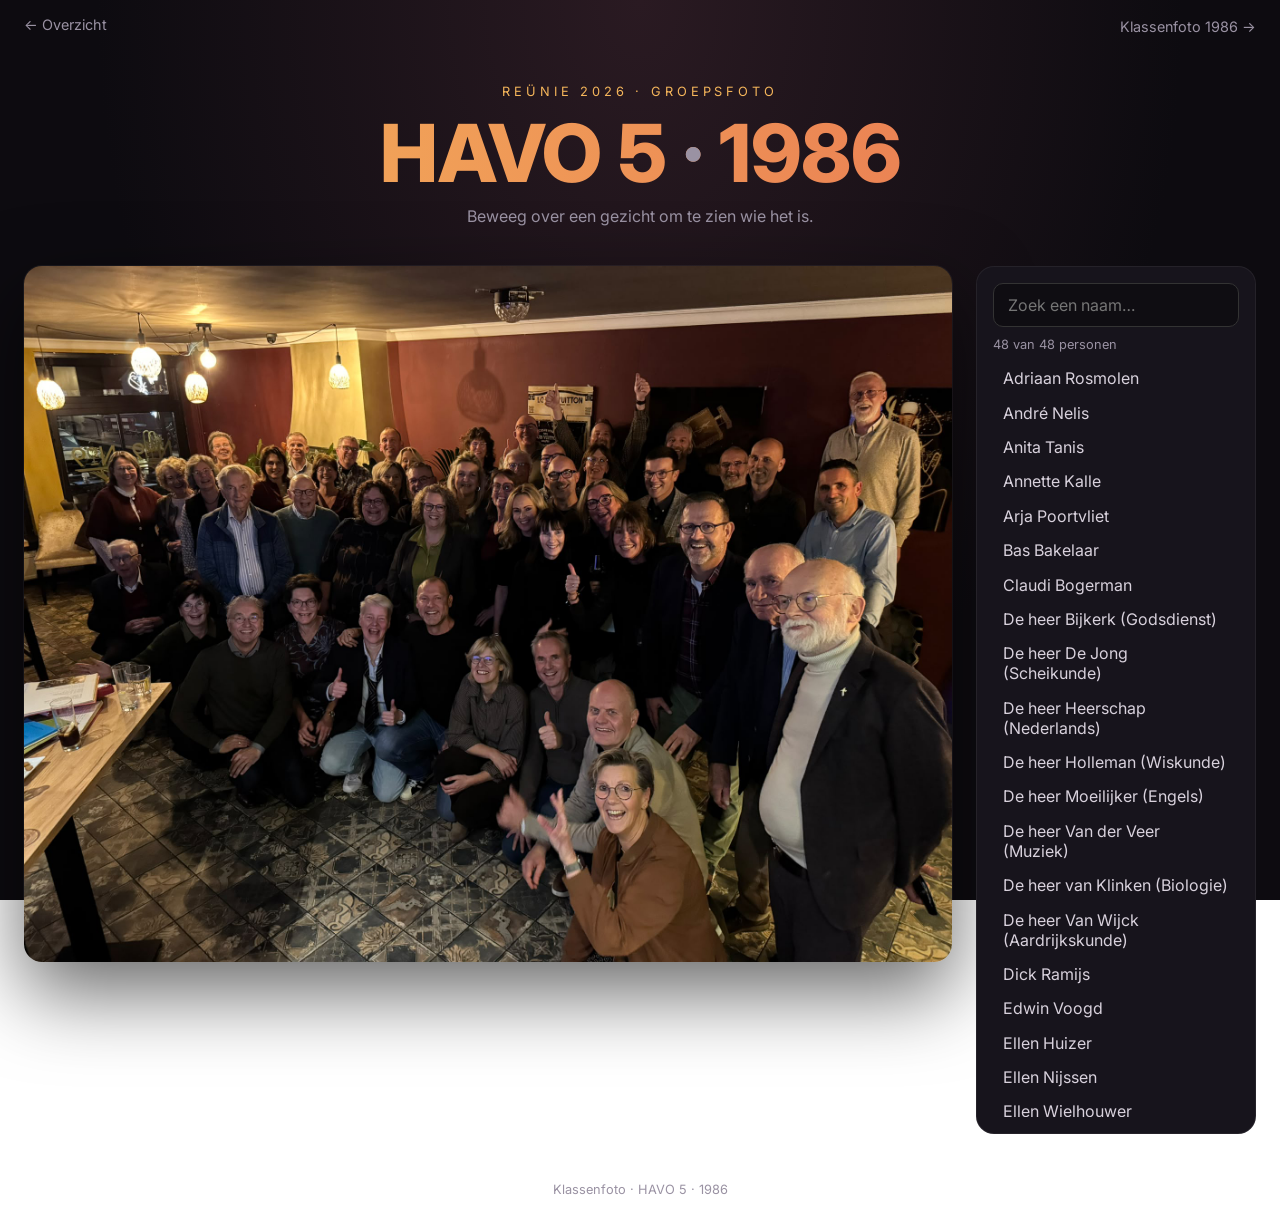
<file: foto.html>
<!doctype html>
<html lang="nl">
<head>
  <meta charset="utf-8">
  <meta name="viewport" content="width=device-width, initial-scale=1">
  <title>HAVO 5 · 1986</title>
  <link rel="preconnect" href="https://fonts.googleapis.com">
  <link href="https://fonts.googleapis.com/css2?family=Inter:wght@400;600;800&display=swap" rel="stylesheet">
  <link rel="stylesheet" href="style.css">
</head>
<body>
  <nav class="topnav"><a href="index.html">← Overzicht</a><span id="navAlt"></span></nav>
  <header class="hero">
    <p class="eyebrow" id="eyebrow"></p>
    <h1>HAVO 5 <span>·</span> 1986</h1>
    <p class="sub">Beweeg over een gezicht om te zien wie het is.</p>
  </header>

  <main class="layout">
    <section class="stage" id="stage">
      <img id="photo" alt="">
      <div class="hotspots" id="hotspots"></div>
      <div class="lens" id="lens" aria-hidden="true">
        <div class="lens-img" id="lensImg"></div>
        <div class="lens-name" id="lensName"></div>
      </div>
    </section>

    <aside class="panel">
      <input type="search" id="search" placeholder="Zoek een naam…" aria-label="Zoek een naam">
      <p class="count" id="count"></p>
      <ul id="names" class="names"></ul>
    </aside>
  </main>

  <footer class="foot">Klassenfoto · HAVO 5 · 1986</footer>
  <script src="app.js"></script>
</body>
</html>
</file>
<file: style.css>
:root {
  --bg: #0d0b10;
  --panel: #17141c;
  --text: #f3eee8;
  --muted: #9a92a3;
  --accent: #f5b65b;
  --accent2: #e76f51;
}
* { box-sizing: border-box; }
body {
  margin: 0;
  font-family: Inter, system-ui, sans-serif;
  background: radial-gradient(ellipse at top, #2a1a22 0%, var(--bg) 60%) fixed;
  color: var(--text);
  min-height: 100vh;
}
.topnav {
  display: flex; justify-content: space-between; gap: 1rem;
  max-width: 1500px; margin: 0 auto; padding: 1rem 1.5rem 0;
}
.topnav a { color: var(--muted); text-decoration: none; font-size: .9rem; transition: color .15s; }
.topnav a:hover { color: var(--accent); }

/* Startpagina */
.tiles {
  display: grid; grid-template-columns: repeat(auto-fit, minmax(300px, 1fr)); gap: 1.5rem;
  max-width: 1200px; margin: 0 auto; padding: 1rem 1.5rem 3rem;
}
.tile {
  position: relative; display: block; aspect-ratio: 4 / 3; border-radius: 18px; overflow: hidden;
  color: var(--text); text-decoration: none; background: var(--panel);
  box-shadow: 0 20px 50px rgba(0,0,0,.5), 0 0 0 1px rgba(255,255,255,.06);
  transition: transform .3s ease, box-shadow .3s ease;
}
.tile img { width: 100%; height: 100%; object-fit: cover; transition: transform .6s ease, filter .3s; filter: brightness(.7); }
.tile:hover { transform: translateY(-4px); box-shadow: 0 30px 70px rgba(0,0,0,.6), 0 0 0 2px var(--accent); }
.tile:hover img { transform: scale(1.06); filter: brightness(.85); }
.tile .cap {
  position: absolute; inset: auto 0 0 0; padding: 1.2rem 1.4rem;
  background: linear-gradient(transparent, rgba(0,0,0,.85));
}
.tile .cap small { color: var(--accent); text-transform: uppercase; letter-spacing: .2em; font-size: .7rem; }
.tile .cap h2 { margin: .2rem 0 0; font-size: 1.5rem; }
.tile.soon { pointer-events: none; }
.tile.soon img { filter: grayscale(1) brightness(.35); }
.tile .badge {
  position: absolute; top: 1rem; right: 1rem; padding: .3rem .8rem; border-radius: 999px;
  background: rgba(0,0,0,.6); border: 1px solid rgba(255,255,255,.2); font-size: .75rem;
}

.hero { text-align: center; padding: 3rem 1rem 1.5rem; }
.eyebrow { text-transform: uppercase; letter-spacing: .3em; color: var(--accent); font-size: .8rem; margin: 0; }
.hero h1 {
  font-size: clamp(2.4rem, 7vw, 5rem); font-weight: 800; margin: .3rem 0;
  background: linear-gradient(90deg, var(--accent), var(--accent2));
  -webkit-background-clip: text; background-clip: text; color: transparent;
}
.hero h1 span { color: var(--muted); -webkit-text-fill-color: var(--muted); }
.sub { color: var(--muted); margin: 0; }

.layout {
  display: grid; grid-template-columns: 1fr 280px; gap: 1.5rem;
  max-width: 1500px; margin: 0 auto; padding: 1rem 1.5rem 3rem;
}
.stage {
  position: relative; border-radius: 18px; overflow: hidden;
  box-shadow: 0 30px 80px rgba(0,0,0,.6), 0 0 0 1px rgba(255,255,255,.06);
  align-self: start;
}
#photo { display: block; width: 100%; height: auto; transition: filter .35s ease; }
.stage.active #photo { filter: brightness(.35) blur(3px) saturate(.6); }

.hotspots { position: absolute; inset: 0; }
.hotspot {
  position: absolute; border: 0; padding: 0; margin: 0; cursor: pointer;
  background: transparent; border-radius: 50%;
}
.hotspot:focus-visible { outline: 2px solid var(--accent); outline-offset: 2px; }

.lens {
  position: absolute; pointer-events: none; z-index: 5;
  transform: translate(-50%, -50%) scale(.6); opacity: 0;
  transition: opacity .25s ease, transform .3s cubic-bezier(.2,1.4,.4,1);
  display: flex; flex-direction: column; align-items: center;
}
.stage.active .lens { opacity: 1; transform: translate(-50%, -50%) scale(1); }
.lens-img {
  border-radius: 50%; background-repeat: no-repeat;
  border: 3px solid var(--accent);
  box-shadow: 0 0 0 6px rgba(245,182,91,.18), 0 0 40px rgba(245,182,91,.55), 0 20px 50px rgba(0,0,0,.7);
}
.lens-name {
  margin-top: .7rem; padding: .45rem 1rem; border-radius: 999px;
  background: rgba(23,20,28,.85); backdrop-filter: blur(8px);
  border: 1px solid rgba(255,255,255,.12);
  font-weight: 600; white-space: nowrap; font-size: 1.05rem;
}

.panel {
  background: var(--panel); border-radius: 18px; padding: 1rem;
  border: 1px solid rgba(255,255,255,.06);
  position: sticky; top: 1rem; max-height: calc(100vh - 2rem);
  display: flex; flex-direction: column;
}
#search {
  width: 100%; padding: .7rem .9rem; border-radius: 10px; border: 1px solid #333;
  background: #0f0d12; color: var(--text); font: inherit;
}
#search:focus { outline: none; border-color: var(--accent); }
.count { color: var(--muted); font-size: .8rem; margin: .6rem 0; }
.names { list-style: none; margin: 0; padding: 0; overflow-y: auto; }
.names li {
  padding: .45rem .6rem; border-radius: 8px; cursor: pointer; color: #d8d1dc;
  transition: background .15s, color .15s;
}
.names li:hover, .names li.on { background: rgba(245,182,91,.12); color: var(--accent); }
.foot { text-align: center; color: var(--muted); font-size: .8rem; padding: 0 0 2rem; }

@media (max-width: 900px) {
  .layout { grid-template-columns: 1fr; padding: 1rem .6rem 2rem; }
  .panel { position: static; max-height: 50vh; }
  .lens-name { font-size: .9rem; }
}
</file>
